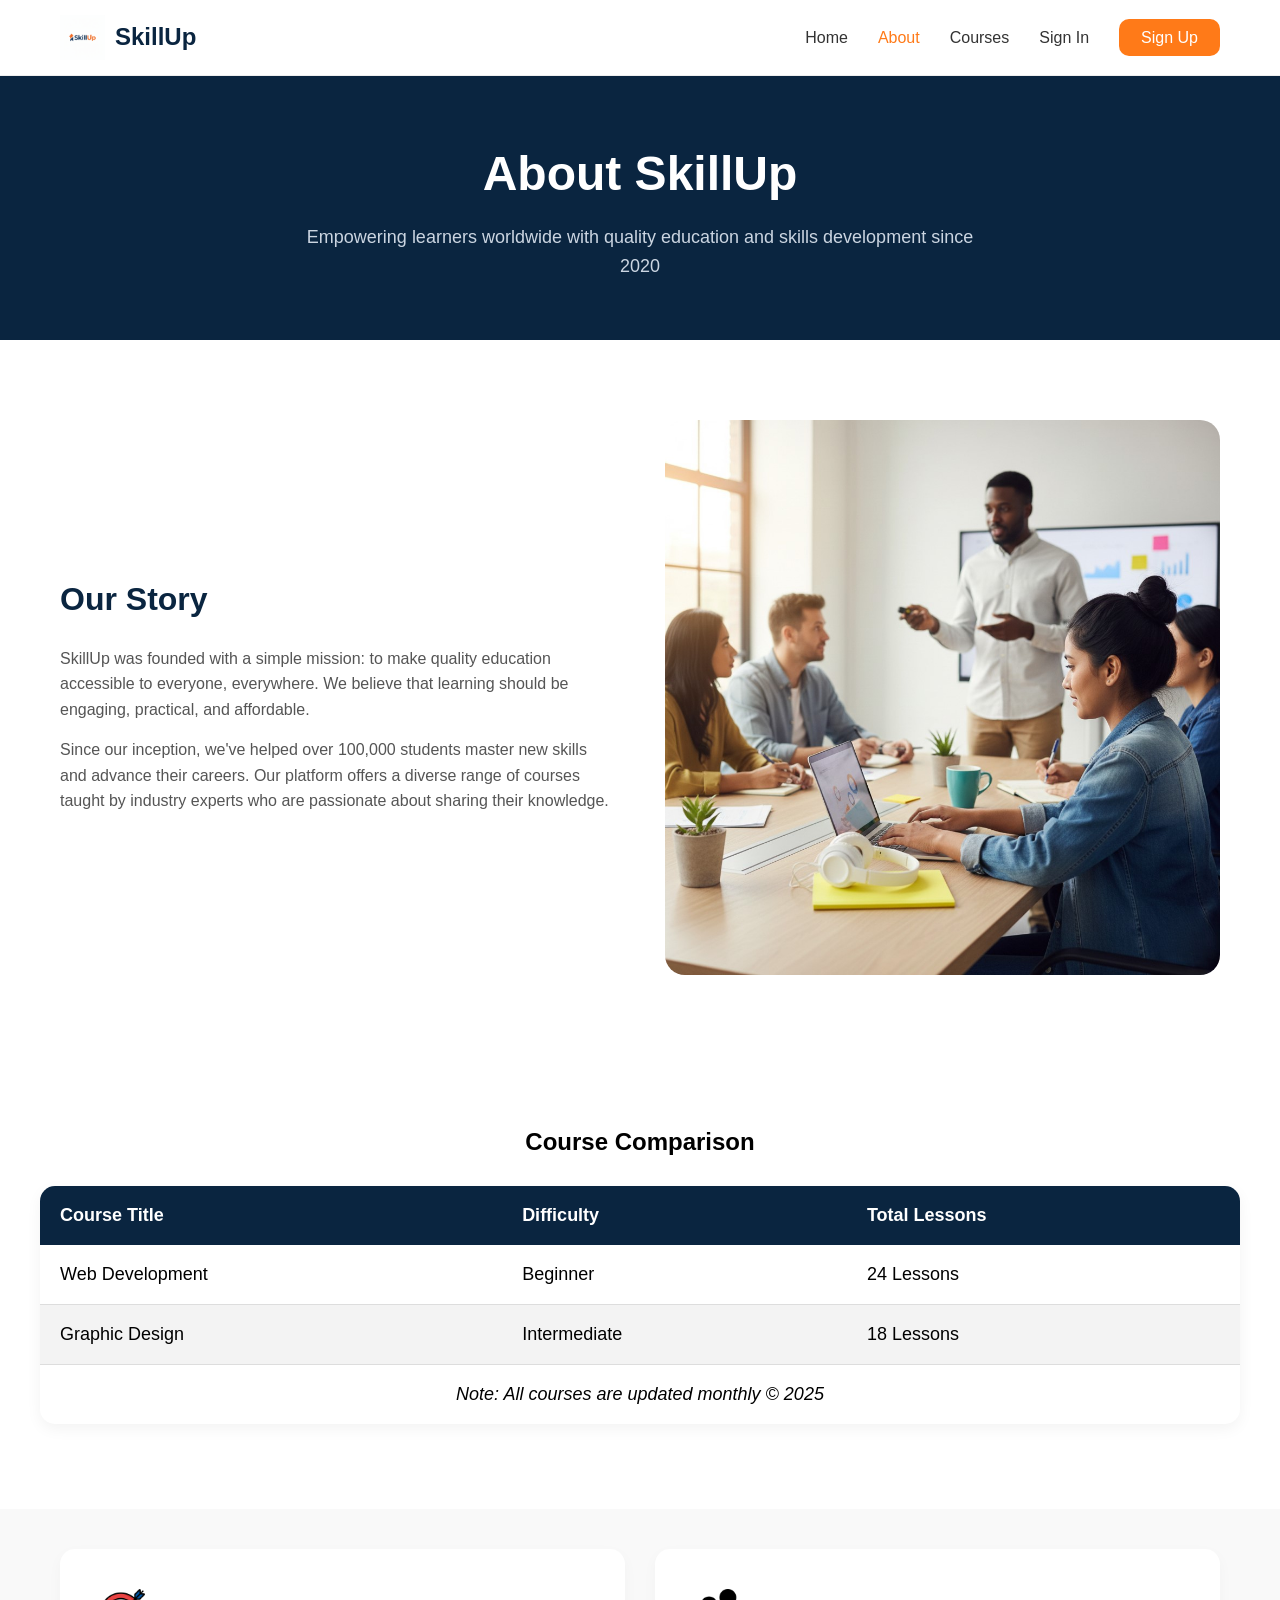
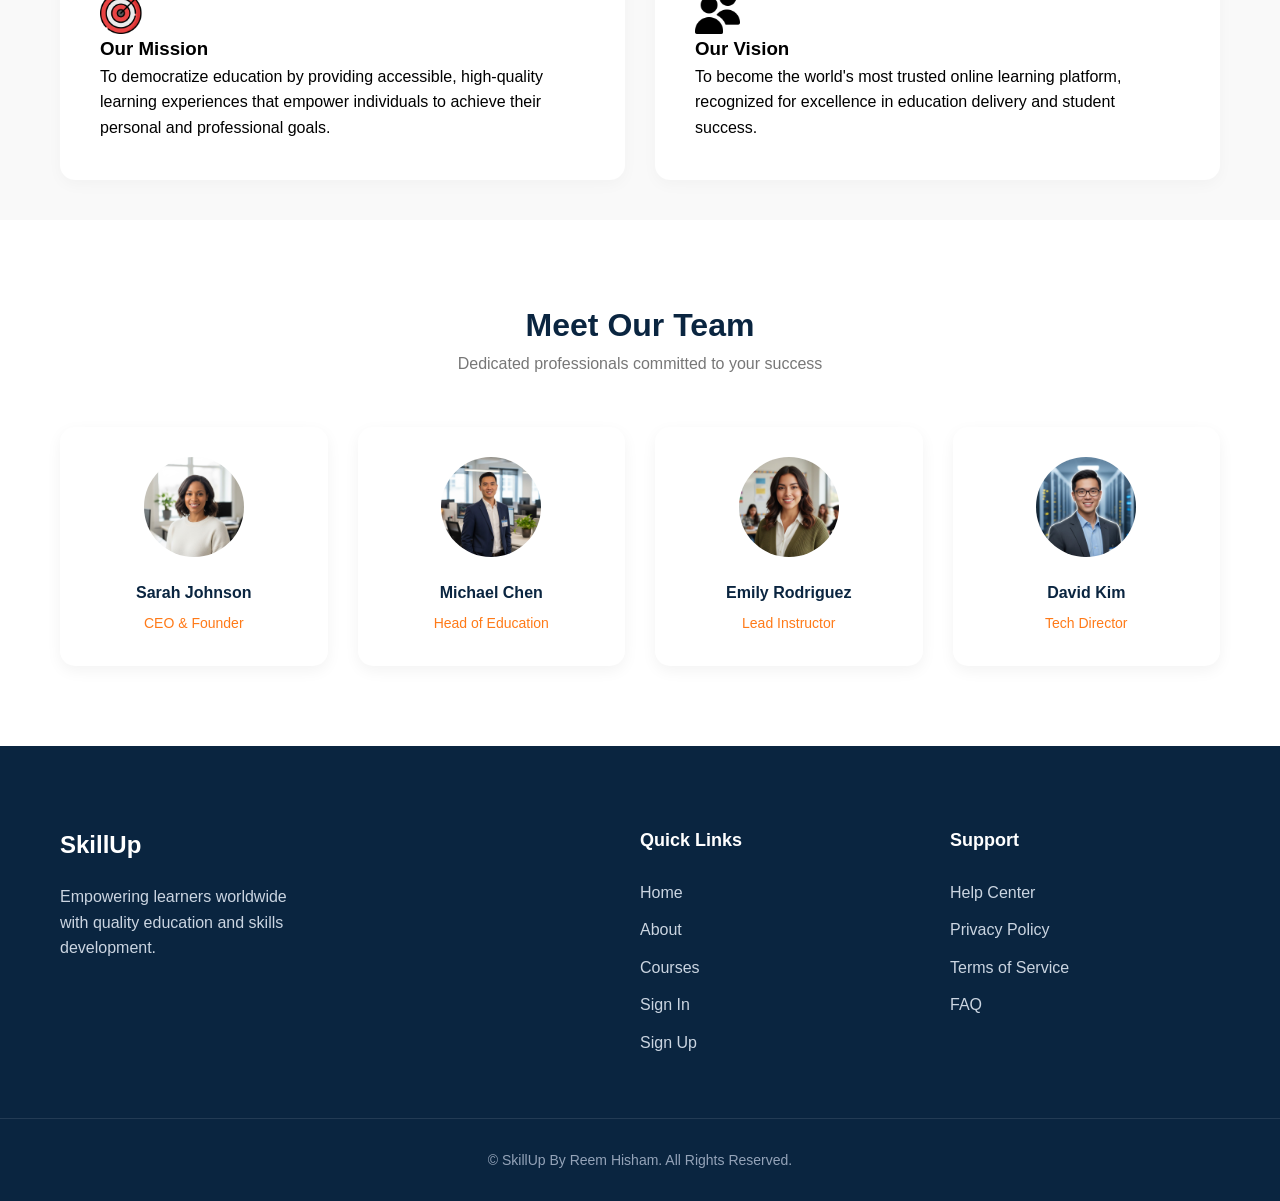
<file: about.html>
<!DOCTYPE html>
<html lang="en">

<head>
    <meta charset="UTF-8">
    <meta name="viewport" content="width=device-width, initial-scale=1.0">
    <title>SkillUp | About Us</title>
    <link rel="shortcut icon" href="images/logo.png">
    <link rel="stylesheet" href="style.css">
</head>

<body>

    <header>
        <div class="container nav-wrapper">
            <div class="logo">
                <img src="images/logo.png" alt="SkillUp Logo"> <span>SkillUp</span>
            </div>
            <div class="menu-toggle" id="mobile-menu">
                <span class="bar"></span>
                <span class="bar"></span>
                <span class="bar"></span>
            </div>
            <nav>
                <ul>
                    <li><a href="index.html">Home</a></li>
                    <li><a href="about.html" class="active">About</a></li>
                    <li><a href="index.html #courses">Courses</a></li>
                    <li><a href="signin.html">Sign In</a></li>
                    <li><a href="signup.html" class="btn-signup">Sign Up</a></li>
                </ul>
            </nav>
        </div>
    </header>

    <section class="about-hero">
        <div class="container">
            <h1>About SkillUp</h1>
            <p>Empowering learners worldwide with quality education and skills development since 2020</p>
        </div>
    </section>

    <section class="story-section">
        <div class="container story-wrapper">
            <div class="story-text">
                <h2>Our Story</h2>
                <p>SkillUp was founded with a simple mission: to make quality education accessible to everyone,
                    everywhere. We believe that learning should be engaging, practical, and affordable.</p>
                <p>Since our inception, we've helped over 100,000 students master new skills and advance their careers.
                    Our platform offers a diverse range of courses taught by industry experts who are passionate about
                    sharing their knowledge.</p>
            </div>
            <div class="story-image">
                <img src="images/team-meeting.jpg" alt="Our Team Meeting">
            </div>
        </div>
    </section>

    <section class="table-section container">
        <h2 class="section-header">Course Comparison</h2>
        <table class="styled-table">
            <thead>
                <tr>
                    <th>Course Title</th>
                    <th>Difficulty</th>
                    <th>Total Lessons</th>
                </tr>
            </thead>
            <tbody>
                <tr>
                    <td>Web Development</td>
                    <td>Beginner</td>
                    <td>24 Lessons</td>
                </tr>
                <tr>
                    <td>Graphic Design</td>
                    <td>Intermediate</td>
                    <td>18 Lessons</td>
                </tr>
            </tbody>
            <tfoot>
                <tr>
                    <td colspan="3"><i>Note: All courses are updated monthly &copy; 2025</i></td>
                </tr>
            </tfoot>
        </table>
    </section>

    <section class="mission-vision">
        <div class="container mission-grid">
            <div class="mission-card">
                <div class="logo"><img src="images/target.png" alt=""></div>
                <h3>Our Mission</h3>
                <p>To democratize education by providing accessible, high-quality learning experiences that empower
                    individuals to achieve their personal and professional goals.</p>
            </div>
            <div class="mission-card">
                <div class="logo"><img src="images/users.png" alt=""></div>
                <h3>Our Vision</h3>
                <p>To become the world's most trusted online learning platform, recognized for excellence in education
                    delivery and student success.</p>
            </div>
        </div>
    </section>

    <section class="team-section">
        <div class="container">
            <h2 class="section-title">Meet Our Team</h2>
            <p class="section-subtitle">Dedicated professionals committed to your success</p>

            <div class="team-grid">
                <div class="team-card">
                    <img src="images/member1.jpg" alt="Sarah Johnson">
                    <h4>Sarah Johnson</h4>
                    <span>CEO & Founder</span>
                </div>
                <div class="team-card">
                    <img src="images/member2.jpg" alt="Michael Chen">
                    <h4>Michael Chen</h4>
                    <span>Head of Education</span>
                </div>
                <div class="team-card">
                    <img src="images/member3.jpg" alt="Emily Rodriguez">
                    <h4>Emily Rodriguez</h4>
                    <span>Lead Instructor</span>
                </div>
                <div class="team-card">
                    <img src="images/member4.jpg" alt="David Kim">
                    <h4>David Kim</h4>
                    <span>Tech Director</span>
                </div>
            </div>
        </div>
    </section>



    <footer class="main-footer">
        <div class="container footer-grid">
            <div class="footer-brand">
                <div class="logo">
                    <span style="color: white;">SkillUp</span>
                </div>
                <p>Empowering learners worldwide with quality education and skills development.</p>
            </div>

            <div class="footer-links">
                <h4>Quick Links</h4>
                <ul>
                    <li><a href="index.html">Home</a></li>
                    <li><a href="about.html" class="active">About</a></li>
                    <li><a href="index.html #courses">Courses</a></li>
                    <li><a href="signin.html">Sign In</a></li>
                    <li><a href="signup.html">Sign Up</a></li>
                </ul>
            </div>

            <div class="footer-links">
                <h4>Support</h4>
                <ul>
                    <li><a href="#">Help Center</a></li>
                    <li><a href="#">Privacy Policy</a></li>
                    <li><a href="#">Terms of Service</a></li>
                    <li><a href="#">FAQ</a></li>
                </ul>
            </div>

        </div>
        <div class="footer-bottom">
            <p>&copy; SkillUp By Reem Hisham. All Rights Reserved.</p>
        </div>
    </footer>
    <script>
        const mobileMenu = document.getElementById('mobile-menu');
        const nav = document.querySelector('nav');

        mobileMenu.addEventListener('click', () => {
            nav.classList.toggle('active');
        });
    </script>
</body>

</html>
</file>
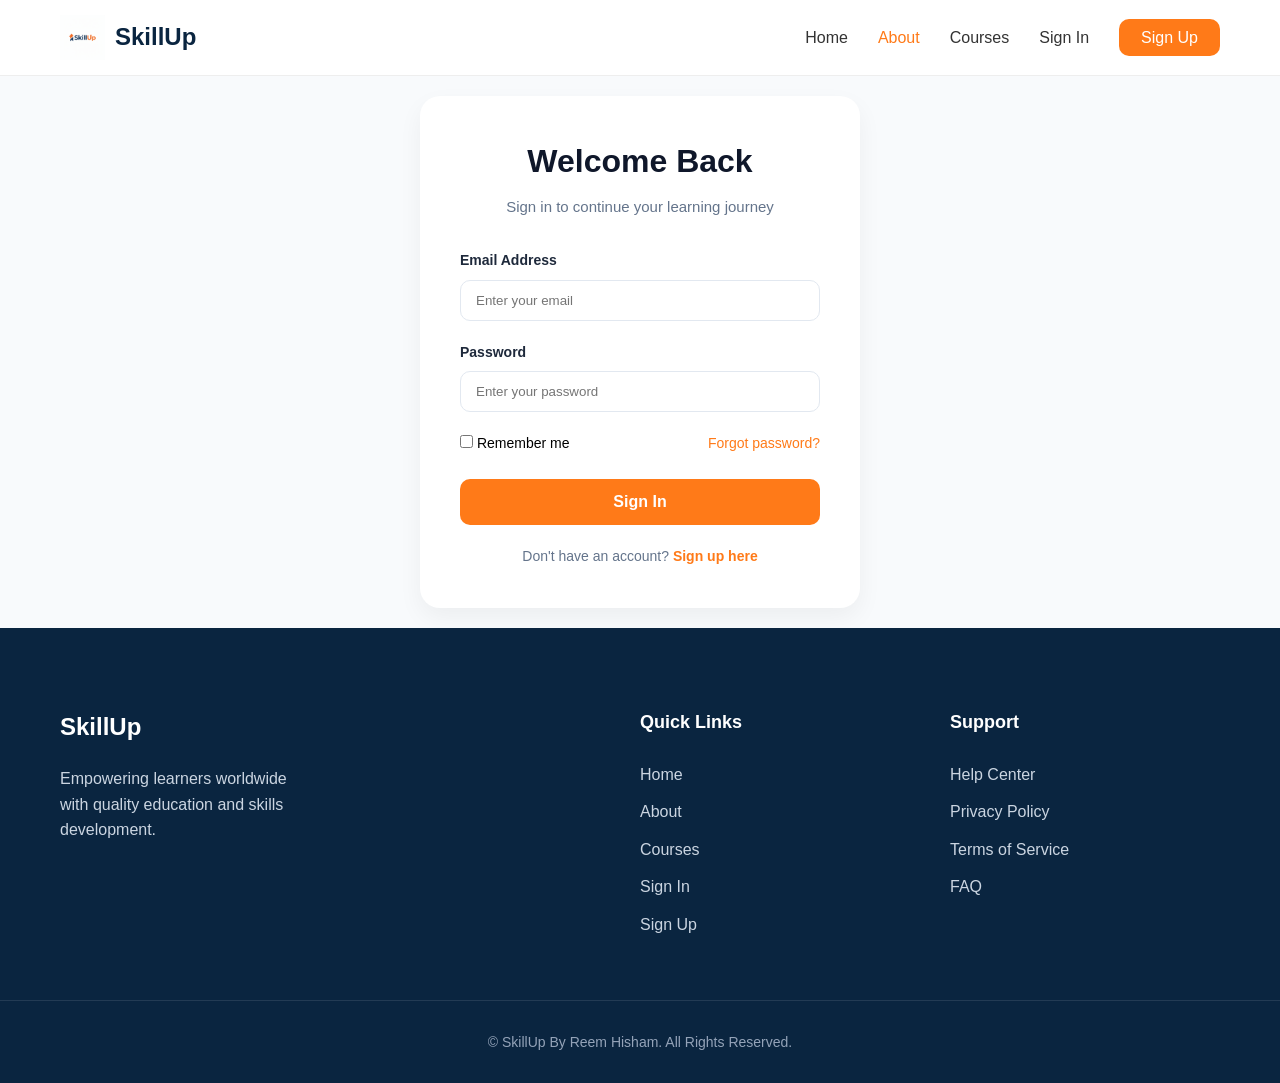
<file: signin.html>
<!DOCTYPE html>
<html lang="en">

<head>
    <meta charset="UTF-8">
    <meta name="viewport" content="width=device-width, initial-scale=1.0">
    <title>SkillUp | Sign In</title>
    <link rel="shortcut icon" href="images/logo.png">
    <link rel="stylesheet" href="style.css">
</head>

<body class="auth-bg">

    <header class="auth-header">
        <div class="container nav-wrapper">
            <div class="logo">
                <img src="images/logo.png" alt="SkillUp Logo"> <span>SkillUp</span>
            </div>
            <div class="menu-toggle" id="mobile-menu">
                <span class="bar"></span>
                <span class="bar"></span>
                <span class="bar"></span>
            </div>
            <nav>
                <ul>
                    <li><a href="index.html">Home</a></li>
                    <li><a href="about.html" class="active">About</a></li>
                    <li><a href="index.html #courses">Courses</a></li>
                    <li><a href="signin.html">Sign In</a></li>
                    <li><a href="signup.html" class="btn-signup">Sign Up</a></li>
                </ul>
            </nav>
        </div>
    </header>

    <main class="auth-container">
        <div class="auth-card">
            <h1>Welcome Back</h1>
            <p class="subtitle">Sign in to continue your learning journey</p>

            <form>
                <div class="input-group">
                    <label>Email Address</label>
                    <input type="email" placeholder="Enter your email" required>
                </div>

                <div class="input-group">
                    <label>Password</label>
                    <div class="password-wrapper">
                        <input type="password" placeholder="Enter your password" id="password" required>
                    </div>
                </div>

                <div class="form-options">
                    <label class="remember-me">
                        <input type="checkbox"> Remember me
                    </label>
                    <a href="#">Forgot password?</a>
                </div>

                <button type="submit" class="btn-orange-full-auth">Sign In</button>
            </form>

            <p class="footer-text">Don't have an account? <a href="signup.html">Sign up here</a></p>
        </div>
    </main>
    <footer class="main-footer">
        <div class="container footer-grid">
            <div class="footer-brand">
                <div class="logo">
                    <span style="color: white;">SkillUp</span>
                </div>
                <p>Empowering learners worldwide with quality education and skills development.</p>
            </div>

            <div class="footer-links">
                <h4>Quick Links</h4>
                <ul>
                    <li><a href="index.html">Home</a></li>
                    <li><a href="about.html" class="active">About</a></li>
                    <li><a href="index.html #courses">Courses</a></li>
                    <li><a href="signin.html">Sign In</a></li>
                    <li><a href="signup.html">Sign Up</a></li>
                </ul>
            </div>

            <div class="footer-links">
                <h4>Support</h4>
                <ul>
                    <li><a href="#">Help Center</a></li>
                    <li><a href="#">Privacy Policy</a></li>
                    <li><a href="#">Terms of Service</a></li>
                    <li><a href="#">FAQ</a></li>
                </ul>
            </div>

        </div>
        <div class="footer-bottom">
            <p>&copy; SkillUp By Reem Hisham. All Rights Reserved.</p>
        </div>
    </footer>
    <script>
        const mobileMenu = document.getElementById('mobile-menu');
        const nav = document.querySelector('nav');

        mobileMenu.addEventListener('click', () => {
            nav.classList.toggle('active');
        });
    </script>
</body>

</html>
</file>
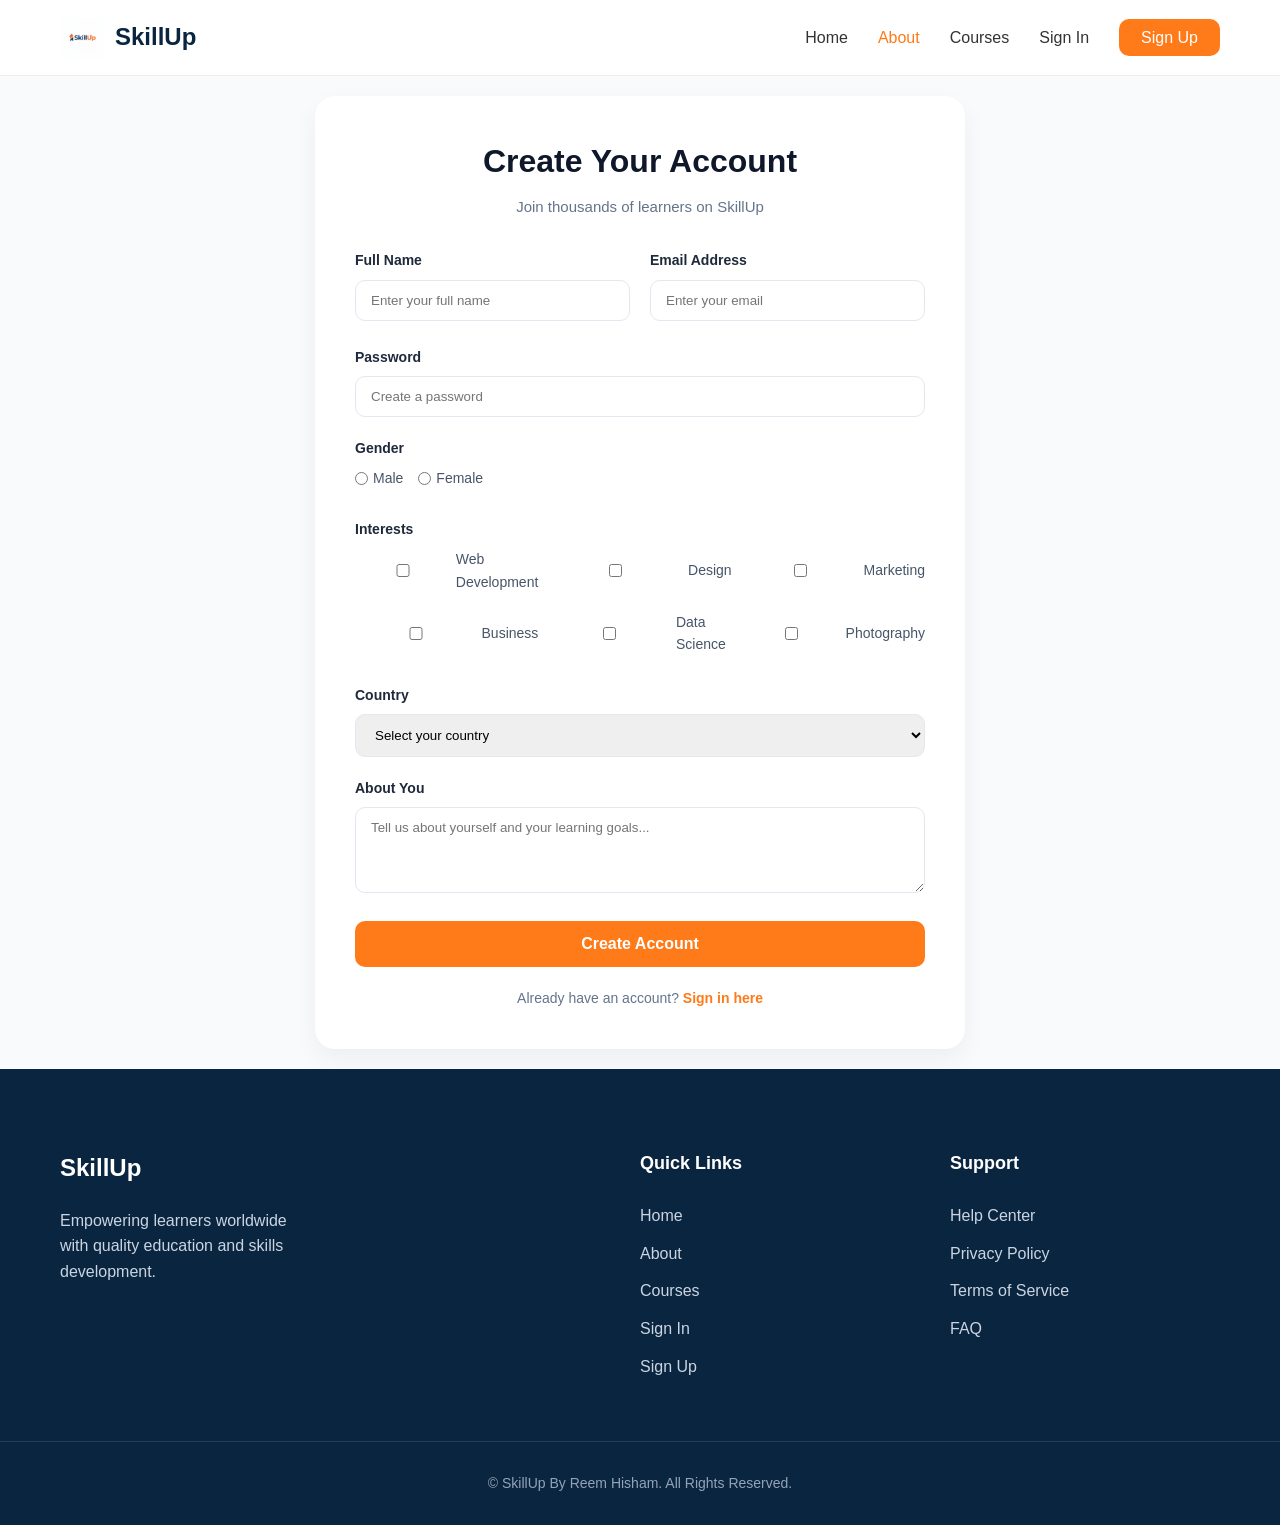
<file: signup.html>
<!DOCTYPE html>
<html lang="en">

<head>
    <meta charset="UTF-8">
    <meta name="viewport" content="width=device-width, initial-scale=1.0">
    <title>SkillUp | Sign Up</title>
    <link rel="shortcut icon" href="images/logo.png">
    <link rel="stylesheet" href="style.css">
</head>

<body class="auth-bg">

    <header class="auth-header">
        <div class="container nav-wrapper">
            <div class="logo">
                <img src="images/logo.png" alt="SkillUp Logo"> <span>SkillUp</span>
            </div>
            <div class="menu-toggle" id="mobile-menu">
                <span class="bar"></span>
                <span class="bar"></span>
                <span class="bar"></span>
            </div>
            <nav>
                <ul>
                    <li><a href="index.html">Home</a></li>
                    <li><a href="about.html" class="active">About</a></li>
                    <li><a href="index.html #courses">Courses</a></li>
                    <li><a href="signin.html">Sign In</a></li>
                    <li><a href="signup.html" class="btn-signup">Sign Up</a></li>
                </ul>
            </nav>
        </div>
    </header>

    <main class="auth-container">
        <div class="auth-card signup-card">
            <h1>Create Your Account</h1>
            <p class="subtitle">Join thousands of learners on SkillUp</p>

            <form>
                <div class="form-row">
                    <div class="input-group">
                        <label>Full Name</label>
                        <input type="text" placeholder="Enter your full name" required>
                    </div>
                    <div class="input-group">
                        <label>Email Address</label>
                        <input type="email" placeholder="Enter your email" required>
                    </div>
                </div>

                <div class="input-group">
                    <label>Password</label>
                    <div class="password-wrapper">
                        <input type="password" placeholder="Create a password" id="password" required>
                    </div>
                </div>

                <div class="input-group">
                    <label>Gender</label>
                    <div class="radio-group">
                        <label><input type="radio" name="gender" value="male"> Male</label>
                        <label><input type="radio" name="gender" value="female"> Female</label>
                    </div>
                </div>

                <div class="input-group">
                    <label>Interests</label>
                    <div class="checkbox-grid">
                        <label><input type="checkbox"> Web Development</label>
                        <label><input type="checkbox"> Design</label>
                        <label><input type="checkbox"> Marketing</label>
                        <label><input type="checkbox"> Business</label>
                        <label><input type="checkbox"> Data Science</label>
                        <label><input type="checkbox"> Photography</label>
                    </div>
                </div>

                <div class="input-group">
                    <label>Country</label>
                    <select class="custom-select">
                        <option value="">Select your country</option>
                        <option value="egypt">Egypt</option>
                        <option value="saudi">Saudi Arabia</option>
                        <option value="uae">UAE</option>
                        <option value="other">Other</option>
                    </select>
                </div>

                <div class="input-group">
                    <label>About You</label>
                    <textarea placeholder="Tell us about yourself and your learning goals..." rows="4"></textarea>
                </div>

                <button type="submit" class="btn-orange-full-auth">Create Account</button>
            </form>

            <p class="footer-text">Already have an account? <a href="signin.html">Sign in here</a></p>
        </div>
    </main>
    <footer class="main-footer">
        <div class="container footer-grid">
            <div class="footer-brand">
                <div class="logo">
                    <span style="color: white;">SkillUp</span>
                </div>
                <p>Empowering learners worldwide with quality education and skills development.</p>
            </div>

            <div class="footer-links">
                <h4>Quick Links</h4>
                <ul>
                    <li><a href="index.html">Home</a></li>
                    <li><a href="about.html" class="active">About</a></li>
                    <li><a href="index.html #courses">Courses</a></li>
                    <li><a href="signin.html">Sign In</a></li>
                    <li><a href="signup.html">Sign Up</a></li>
                </ul>
            </div>

            <div class="footer-links">
                <h4>Support</h4>
                <ul>
                    <li><a href="#">Help Center</a></li>
                    <li><a href="#">Privacy Policy</a></li>
                    <li><a href="#">Terms of Service</a></li>
                    <li><a href="#">FAQ</a></li>
                </ul>
            </div>

        </div>
        <div class="footer-bottom">
            <p>&copy; SkillUp By Reem Hisham. All Rights Reserved.</p>
        </div>
    </footer>
    <script>
        const mobileMenu = document.getElementById('mobile-menu');
        const nav = document.querySelector('nav');

        mobileMenu.addEventListener('click', () => {
            nav.classList.toggle('active');
        });
    </script>
</body>

</html>
</file>
<file: style.css>
* {
    margin: 0;
    padding: 0;
    box-sizing: border-box;
    font-family: sans-serif;
}

html {
    scroll-behavior: smooth;
}

body {
    background-color: #fff;
    line-height: 1.6;
}

a {
    text-decoration: none;
}

ul {
    list-style: none;
}

.container {
    max-width: 1200px;
    margin: 0 auto;
    padding: 0 20px;
}

header {
    padding: 15px 0;
    background-color: #fff;
    border-bottom: 1px solid #eee;
    position: sticky;
    top: 0;
    z-index: 1000;
}

.nav-wrapper {
    display: flex;
    justify-content: space-between;
    align-items: center;
}

.logo {
    display: flex;
    align-items: center;
    gap: 10px;
    font-size: 24px;
    font-weight: bold;
    color: #0a2540;
}

.logo img {
    height: 45px;
    width: auto;
    object-fit: contain;
}

.menu-toggle {
    display: none;
    flex-direction: column;
    cursor: pointer;
    gap: 5px;
}

.menu-toggle .bar {
    width: 25px;
    height: 3px;
    background-color: #0a2540;
    transition: 0.3s;
}

.menu-toggle.is-active .bar:nth-child(1) {
    transform: translateY(8px) rotate(45deg);
}

.menu-toggle.is-active .bar:nth-child(2) {
    opacity: 0;
}

.menu-toggle.is-active .bar:nth-child(3) {
    transform: translateY(-8px) rotate(-45deg);
}

nav ul {
    display: flex;
    align-items: center;
    gap: 30px;
}

nav ul li a {
    color: #333;
    font-weight: 500;
    transition: color 0.3s;
}

nav ul li a:hover,
nav ul li a.active {
    color: #ff7a18;
}

.btn-signup {
    background-color: #ff7a18;
    color: #fff !important;
    padding: 10px 22px;
    border-radius: 10px;
    transition: background-color 0.3s;
}

.btn-signup:hover {
    background-color: #e66a15;
}

.hero {
    background-color: #0a2540;
    color: #fff;
    padding: 80px 0;
}

.hero-wrapper {
    display: flex;
    align-items: center;
    justify-content: space-between;
    gap: 40px;
}

.hero-content {
    flex: 1;
}

.hero-content h1 {
    font-size: 54px;
    font-weight: 700;
    line-height: 1.2;
    margin-bottom: 20px;
}

.hero-content p {
    font-size: 18px;
    color: #cbd5e1;
    margin-bottom: 30px;
    max-width: 500px;
}

.btn-get-started {
    display: inline-block;
    background-color: #ff7a18;
    color: #fff;
    padding: 15px 35px;
    border-radius: 10px;
    font-size: 18px;
    font-weight: 600;
    transition: 0.5s;
}

.btn-get-started:hover {
    background-color: #e66a15;
}

.hero-image {
    flex: 1;
    display: flex;
    justify-content: flex-end;
}

.hero-image img {
    width: 100%;
    max-width: 550px;
    height: auto;
    border-radius: 30px;
    object-fit: cover;
}

.courses-section {
    padding: 80px 0;
    background-color: #fff;
    text-align: center;
}

.section-header h2 {
    font-size: 36px;
    color: #0a2540;
    margin-bottom: 10px;
}

.section-header p {
    color: #666;
    margin-bottom: 50px;
}

.courses-grid {
    display: grid;
    grid-template-columns: repeat(auto-fit, minmax(300px, 1fr));
    gap: 30px;
}

.course-card {
    background: #fff;
    border-radius: 22px;
    overflow: hidden;
    box-shadow: 0 10px 30px rgba(0, 0, 0, 0.05);
    transition: 0.3s;
    text-align: left;
    border: 1px solid #f0f0f0;
}

.course-card:hover {
    transform: translateY(-10px);
}

.card-image img {
    width: 100%;
    height: 200px;
    object-fit: cover;
}

.card-content {
    padding: 25px;
}

.card-content h3 {
    font-size: 22px;
    color: #0a2540;
    margin-bottom: 12px;
}

.card-content p {
    font-size: 15px;
    color: #666;
    margin-bottom: 25px;
    min-height: 45px;
}

.btn-view {
    display: block;
    background-color: #ff7a18;
    color: #fff;
    text-align: center;
    padding: 12px;
    border-radius: 10px;
    font-weight: 600;
    transition: 0.3s;
}

.btn-view:hover {
    background-color: #e66a15;
}

.pricing-section {
    padding: 80px 0;
    background-color: #f8faff;
    text-align: center;
}

.pricing-grid {
    display: flex;
    justify-content: center;
    align-items: flex-start;
    gap: 20px;
    margin-top: 50px;
}

.pricing-card {
    background: #fff;
    flex: 1;
    max-width: 350px;
    padding: 40px 30px;
    border-radius: 40px;
    border: 1px solid #eee;
    text-align: left;
}

.pricing-card.featured {
    background-color: #0a2540;
    color: #fff;
    border: 2px solid #ff7a18;
}

.card-top h3 {
    font-size: 24px;
    margin-bottom: 10px;
}

.price {
    font-size: 42px;
    font-weight: bold;
    margin-bottom: 30px;
}

.price span {
    font-size: 16px;
    color: #888;
}

.pricing-card.featured .price span {
    color: #cbd5e1;
}

.features-list {
    margin-bottom: 35px;
}

.features-list li {
    margin-bottom: 12px;
    font-size: 15px;
    display: flex;
    align-items: center;
    gap: 10px;
}

.check-icon {
    color: #ff7a18;
    font-style: normal;
    font-weight: bold;
}

.btn-outline, .btn-orange-full {
    display: block;
    text-align: center;
    padding: 12px;
    border-radius: 10px;
    font-weight: 600;
    transition: background 0.3s;
}

.btn-outline {
    background-color: #0a2540;
    color: #fff;
}

.btn-outline:hover {
    background-color: #133456;
}

.btn-orange-full {
    background-color: #ff7a18;
    color: #fff;
}

.btn-orange-full:hover {
    background-color: #e66a15;
}

.experts-section {
    padding: 100px 0;
    background-color: #fff;
}

.experts-wrapper {
    display: flex;
    align-items: center;
    gap: 60px;
}

.experts-text {
    flex: 1;
}

.experts-text h2 {
    font-size: 38px;
    color: #0a2540;
    margin-bottom: 20px;
}

.experts-text p {
    color: #666;
    margin-bottom: 30px;
    font-size: 18px;
}

.experts-benefits li {
    margin-bottom: 15px;
    font-weight: 500;
    display: flex;
    align-items: center;
    gap: 12px;
}

.video-container {
    flex: 1.2;
    position: relative;
}

.video-wrapper-inner {
    position: relative;
    border-radius: 25px;
    overflow: hidden;
    box-shadow: 0 20px 50px rgba(0, 0, 0, 0.2);
    background-color: #000;
    line-height: 0;
}

.main-video {
    width: 100%;
    height: auto;
    display: block;
    outline: none;
}

.main-footer {
    background-color: #0a2540;
    color: white;
    padding: 80px 0 30px;
}

.footer-grid {
    display: grid;
    grid-template-columns: 2fr 1fr 1fr;
    gap: 40px;
    padding-bottom: 50px;
}

.footer-brand p {
    margin-top: 20px;
    color: #cbd5e1;
    max-width: 250px;
}

.footer-links h4 {
    margin-bottom: 25px;
    font-size: 18px;
}

.footer-links ul li {
    margin-bottom: 12px;
}

.footer-links ul li a {
    color: #cbd5e1;
    transition: 0.3s;
}

.footer-links ul li a:hover {
    color: #ff7a18;
}

.footer-bottom {
    text-align: center;
    padding-top: 30px;
    border-top: 1px solid rgba(255, 255, 255, 0.1);
    color: #94a3b8;
    font-size: 14px;
}

.about-hero {
    background-color: #0a2540;
    color: white;
    text-align: center;
    padding: 60px 0;
}

.about-hero h1 {
    font-size: 48px;
    margin-bottom: 10px;
}

.about-hero p {
    color: #cbd5e1;
    font-size: 18px;
    max-width: 700px;
    margin: 0 auto;
}

.story-section {
    padding: 80px 0;
}

.story-wrapper {
    display: flex;
    align-items: center;
    gap: 50px;
}

.story-text {
    flex: 1;
}

.story-text h2 {
    font-size: 32px;
    color: #0a2540;
    margin-bottom: 20px;
}

.story-text p {
    margin-bottom: 15px;
    color: #555;
}

.story-image {
    flex: 1;
}

.story-image img {
    width: 100%;
    border-radius: 20px;
    object-fit: cover;
}

.mission-vision {
    padding: 40px 0;
    background: #f9f9f9;
}

.mission-grid {
    display: flex;
    gap: 30px;
}

.mission-card {
    background: white;
    padding: 40px;
    border-radius: 15px;
    flex: 1;
    box-shadow: 0 5px 15px rgba(0,0,0,0.03);
}

.team-section {
    padding: 80px 0;
    text-align: center;
}

.section-title {
    font-size: 32px;
    color: #0a2540;
}

.section-subtitle {
    color: #777;
    margin-bottom: 50px;
}

.team-grid {
    display: grid;
    grid-template-columns: repeat(auto-fit, minmax(200px, 1fr));
    gap: 30px;
}

.team-card {
    background: white;
    padding: 30px;
    border-radius: 15px;
    box-shadow: 0 5px 15px rgba(0, 0, 0, 0.05);
    transition: 0.3s;
}

.team-card:hover {
    transform: translateY(-10px);
}

.team-card img {
    width: 100px;
    height: 100px;
    border-radius: 50%;
    object-fit: cover;
    margin-bottom: 15px;
}

.team-card h4 {
    color: #0a2540;
    margin-bottom: 5px;
}

.team-card span {
    color: #ff7a18;
    font-size: 14px;
    font-weight: 500;
}

.table-section {
    padding: 60px 0;
    text-align: center;
}

.styled-table {
    width: 100%;
    border-collapse: collapse;
    margin: 25px 0;
    font-size: 18px;
    border-radius: 15px;
    overflow: hidden;
    box-shadow: 0 5px 15px rgba(0,0,0,0.05);
}

.styled-table thead tr {
    background-color: #0a2540;
    color: #ffffff;
    text-align: left;
}

.styled-table th,
.styled-table td {
    padding: 15px 20px;
}

.styled-table tbody tr {
    border-bottom: 1px solid #dddddd;
    text-align: left;
}

.styled-table tbody tr:nth-of-type(even) {
    background-color: #f3f3f3;
}

.auth-bg {
    background-color: #f8fafc;
    min-height: 100vh;
    display: flex;
    flex-direction: column;
    justify-content: center;
}

.auth-container {
    display: flex;
    justify-content: center;
    align-items: center;
    padding: 20px;
    width: 100%;
}

.auth-card {
    background: #ffffff;
    padding: 40px;
    border-radius: 20px;
    width: 100%;
    max-width: 440px;
    text-align: center;
    box-shadow: 0 10px 25px rgba(0,0,0,0.05);
}

.auth-card.signup-card {
    max-width: 650px;
}

.auth-card h1 {
    font-size: 32px;
    color: #0f172a;
    margin-bottom: 8px;
}

.auth-card .subtitle {
    color: #64748b;
    font-size: 15px;
    margin-bottom: 30px;
}

.input-group {
    text-align: left;
    margin-bottom: 20px;
}

.input-group label {
    display: block;
    font-size: 14px;
    font-weight: 600;
    color: #1e293b;
    margin-bottom: 8px;
}

.input-group input,
.custom-select,
textarea {
    width: 100%;
    padding: 12px 15px;
    border: 1px solid #e2e8f0;
    border-radius: 10px;
    font-family: inherit;
    outline: none;
    transition: 0.3s;
    box-sizing: border-box;
}

.input-group input:focus,
.custom-select:focus,
textarea:focus {
    border-color: #ff7a18;
}

.password-wrapper {
    position: relative;
}

.form-options {
    display: flex;
    justify-content: space-between;
    font-size: 14px;
    margin-bottom: 25px;
}

.form-options a {
    color: #ff7a18;
}

.btn-orange-full-auth {
    width: 100%;
    padding: 14px;
    background-color: #ff7a18;
    color: white;
    border: none;
    border-radius: 10px;
    font-size: 16px;
    font-weight: 600;
    cursor: pointer;
    transition: background 0.3s;
}

.btn-orange-full-auth:hover {
    background-color: #e66a15;
}

.footer-text {
    margin-top: 20px;
    font-size: 14px;
    color: #64748b;
}

.footer-text a {
    color: #ff7a18;
    text-decoration: none;
    font-weight: 600;
}

.form-row {
    display: flex;
    gap: 20px;
    margin-bottom: 5px;
}

.form-row .input-group {
    flex: 1;
}

.radio-group,
.checkbox-grid {
    display: flex;
    gap: 15px;
    flex-wrap: wrap;
    margin-top: 5px;
}

.checkbox-grid {
    display: grid;
    grid-template-columns: 1fr 1fr 1fr;
    gap: 10px;
}

.radio-group label,
.checkbox-grid label {
    font-size: 14px;
    color: #475569;
    cursor: pointer;
    display: flex;
    align-items: center;
    gap: 5px;
    font-weight: normal;
}

textarea {
    resize: vertical;
}

@media (max-width: 992px) {
    .menu-toggle {
        display: flex;
    }

    nav {
        position: absolute;
        top: 100%;
        left: 0;
        width: 100%;
        background-color: #fff;
        box-shadow: 0 10px 15px rgba(0, 0, 0, 0.05);
        overflow: hidden;
        max-height: 0;
        transition: max-height 0.4s ease-in-out;
    }

    nav.active {
        max-height: 400px;
    }

    nav ul {
        flex-direction: column;
        align-items: center;
        width: 100%;
        padding: 20px 0;
        gap: 20px;
    }

    nav ul li {
        width: 100%;
        text-align: center;
    }

    .hero-wrapper,
    .experts-wrapper {
        flex-direction: column;
        text-align: center;
    }

    .hero-content h1 {
        font-size: 40px;
    }

    .hero-content p {
        margin: 0 auto 30px;
    }

    .hero-image {
        justify-content: center;
    }

    .pricing-grid {
        flex-direction: column;
        align-items: center;
    }

    .footer-grid {
        grid-template-columns: 1fr 1fr;
    }
}

@media (max-width: 768px) {
    .story-wrapper,
    .mission-grid {
        flex-direction: column;
    }
}

@media (max-width: 600px) {
    .form-row {
        flex-direction: column;
        gap: 0;
    }

    .checkbox-grid {
        grid-template-columns: 1fr 1fr;
    }

    .footer-grid {
        grid-template-columns: 1fr;
    }
}
</file>
